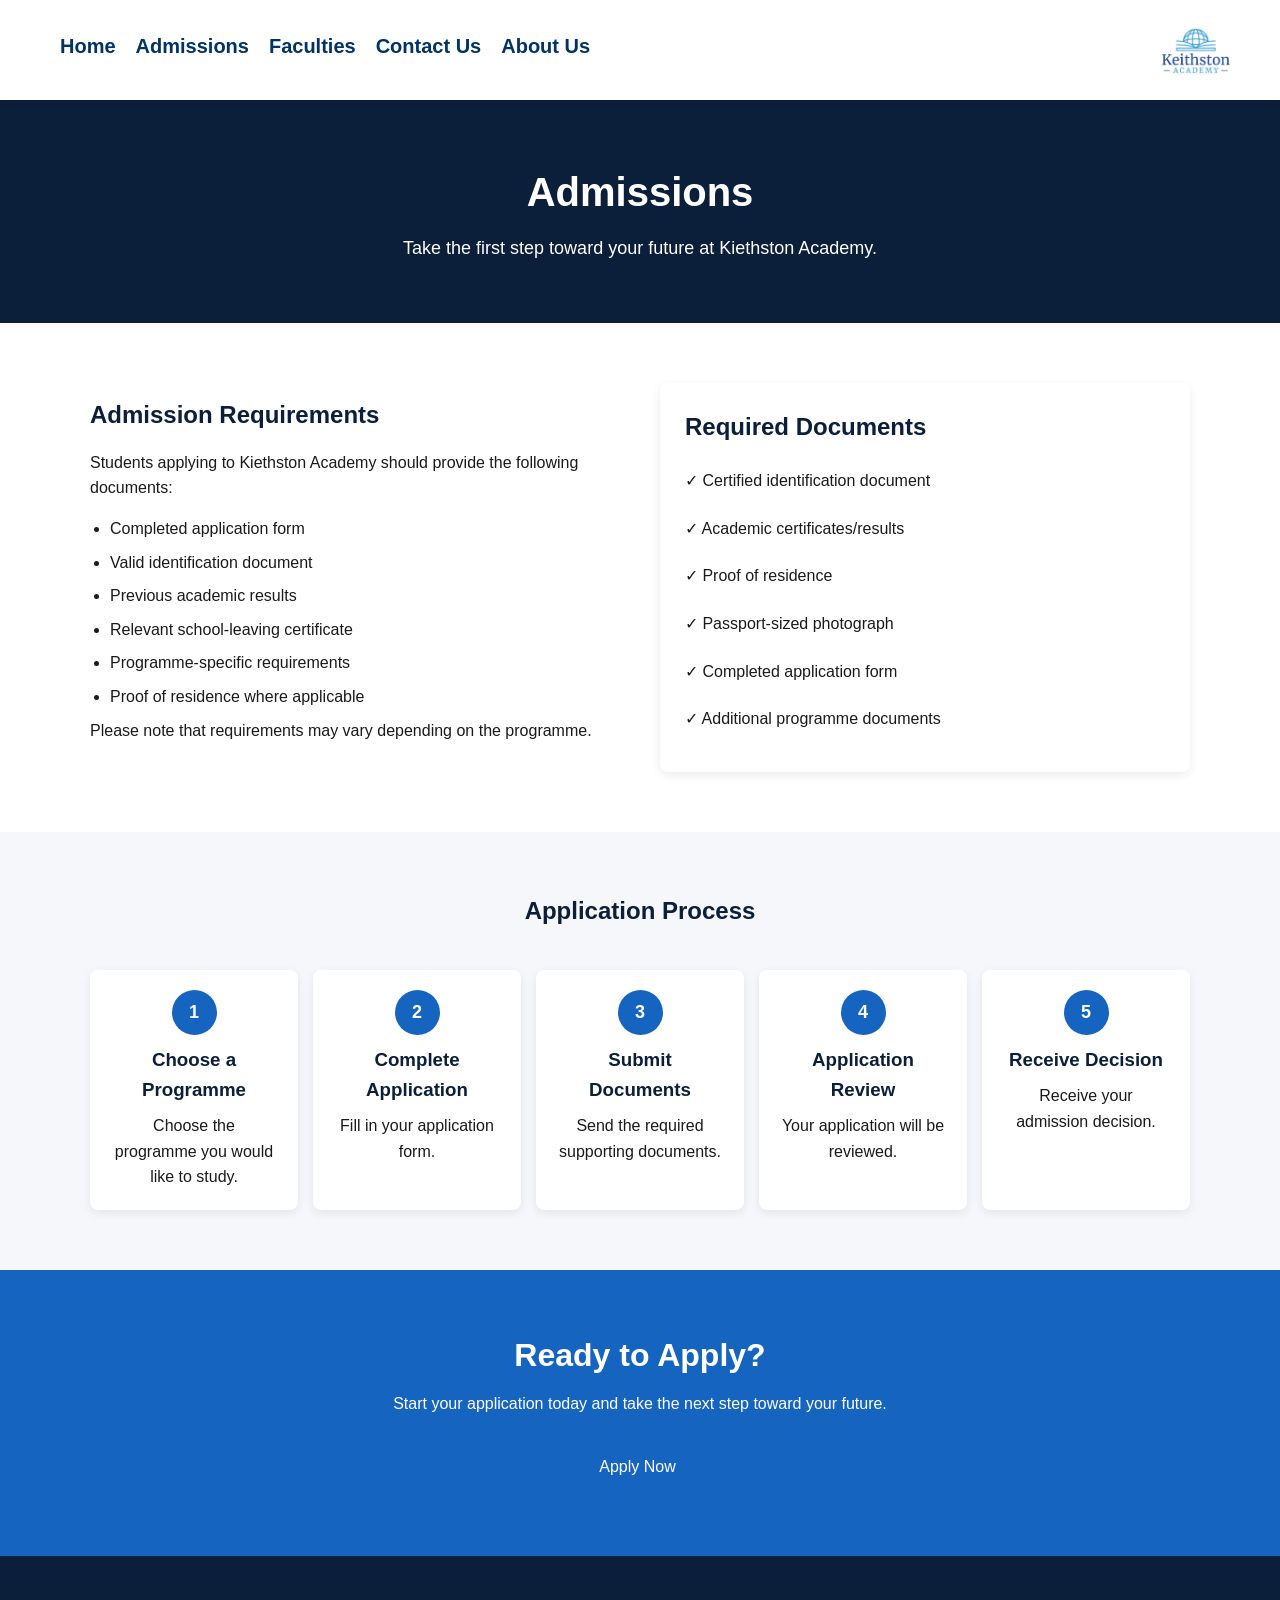
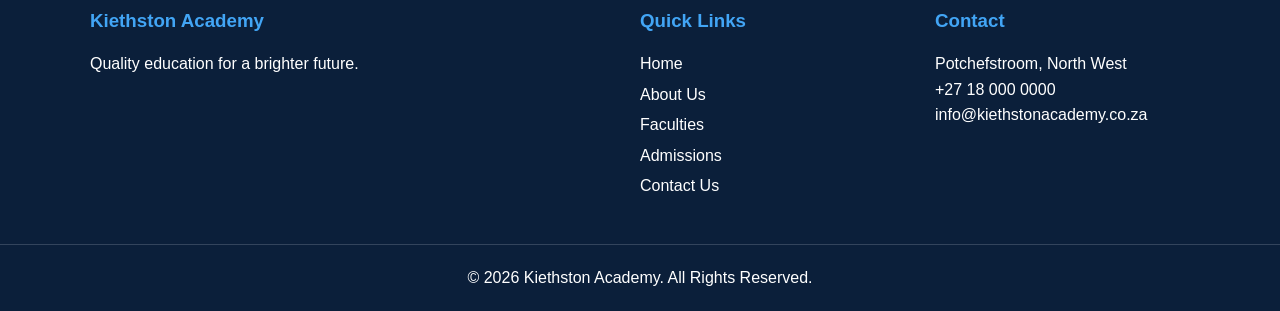
<file: admissions.html>
<!DOCTYPE html>
<html lang="en-US">
    <head>
        <meta charset="UTF-8">
        <meta name="viewport" content="width=device-width, initial-scale=1.0">
        <title>Admissions</title>
        <link rel="stylesheet" href="css/style.css">
    </head>
    
    <body>
        <header>    
            <nav class="nav_bar">
                <ul class="nav_links">
                    <li><a href="index.html">Home</a></li>
                    <li><a href="admissions.html">Admissions</a></li>
                    <li><a href="faculties.html">Faculties</a></li>
                    <li><a href="contact.html">Contact Us</a></li>
                    <li><a href="about.html">About Us</a></li>
                </ul>
                <img src="images/logo.png" alt="logo" class="logo"/>
            </nav>
        </header>
        <!-- Hero --> 
        <section class="page-hero"> 
            <div class="container"> 
                <h1>Admissions</h1> <p>Take the first step toward your future at Kiethston Academy.</p> </div> 
            </section> 
                <!-- Requirements --> 
                <section class="section"> 
                    <div class="container two-column"> <div> <h2>Admission Requirements</h2> <p> Students applying to Kiethston Academy should provide the following documents: </p> 
                        <ul> 
                            <li>Completed application form</li> 
                            <li>Valid identification document</li> 
                            <li>Previous academic results</li> 
                            <li>Relevant school-leaving certificate</li> 
                            <li>Programme-specific requirements</li> 
                            <li>Proof of residence where applicable</li> 
                        </ul> 
                        <p> Please note that requirements may vary depending on the programme. </p> </div> <div class="card"> <h2>Required Documents</h2> 
                            <ul class="check-list"> 
                                <li>✓ Certified identification document</li> 
                                <li>✓ Academic certificates/results</li> 
                                <li>✓ Proof of residence</li> 
                                <li>✓ Passport-sized photograph</li> 
                                <li>✓ Completed application form</li>
                                <li>✓ Additional programme documents</li> 
                            </ul> </div> </div> 
                        </section> 
                        <!-- Application Process --> 
                        <section class="section light-section"> 
                            <div class="container"> 
                                <h2 class="section-title">Application Process</h2> 
                                <div class="steps"> <div class="step"> 
                                    <span>1</span> <h3>Choose a Programme</h3> <p>Choose the programme you would like to study.</p> </div> <div class="step"> 
                                    <span>2</span> <h3>Complete Application</h3> <p>Fill in your application form.</p> </div> <div class="step"> 
                                    <span>3</span> <h3>Submit Documents</h3> <p>Send the required supporting documents.</p> </div> <div class="step"> 
                                    <span>4</span> <h3>Application Review</h3> <p>Your application will be reviewed.</p> </div> <div class="step"> 
                                    <span>5</span> <h3>Receive Decision</h3> <p>Receive your admission decision.</p> </div> </div> </div> </section> 
                                    <!-- Apply CTA --> 
                                    <section class="cta"> 
                                        <div class="container"> <h2>Ready to Apply?</h2> <p> Start your application today and take the next step toward your future. </p> <a href="contact.html" class="button">Apply Now</a> </div> 
                                    </section> 
                                    <!-- Footer --> 
                                    <footer> <div class="container footer-content"> <div> <h3>Kiethston Academy</h3> <p>Quality education for a brighter future.</p> </div> <div> <h3>Quick Links</h3> <a href="index.html">Home</a> <a href="about.html">About Us</a> <a href="faculties.html">Faculties</a> <a href="admissions.html">Admissions</a> <a href="contact.html">Contact Us</a> </div> <div> <h3>Contact</h3> <p>Potchefstroom, North West</p> <p>+27 18 000 0000</p> <p>info@kiethstonacademy.co.za</p> </div> </div> <div class="copyright"> <p>© 2026 Kiethston Academy. All Rights Reserved.</p> </div> 
                                    </footer>
    </body>
</html>
</file>
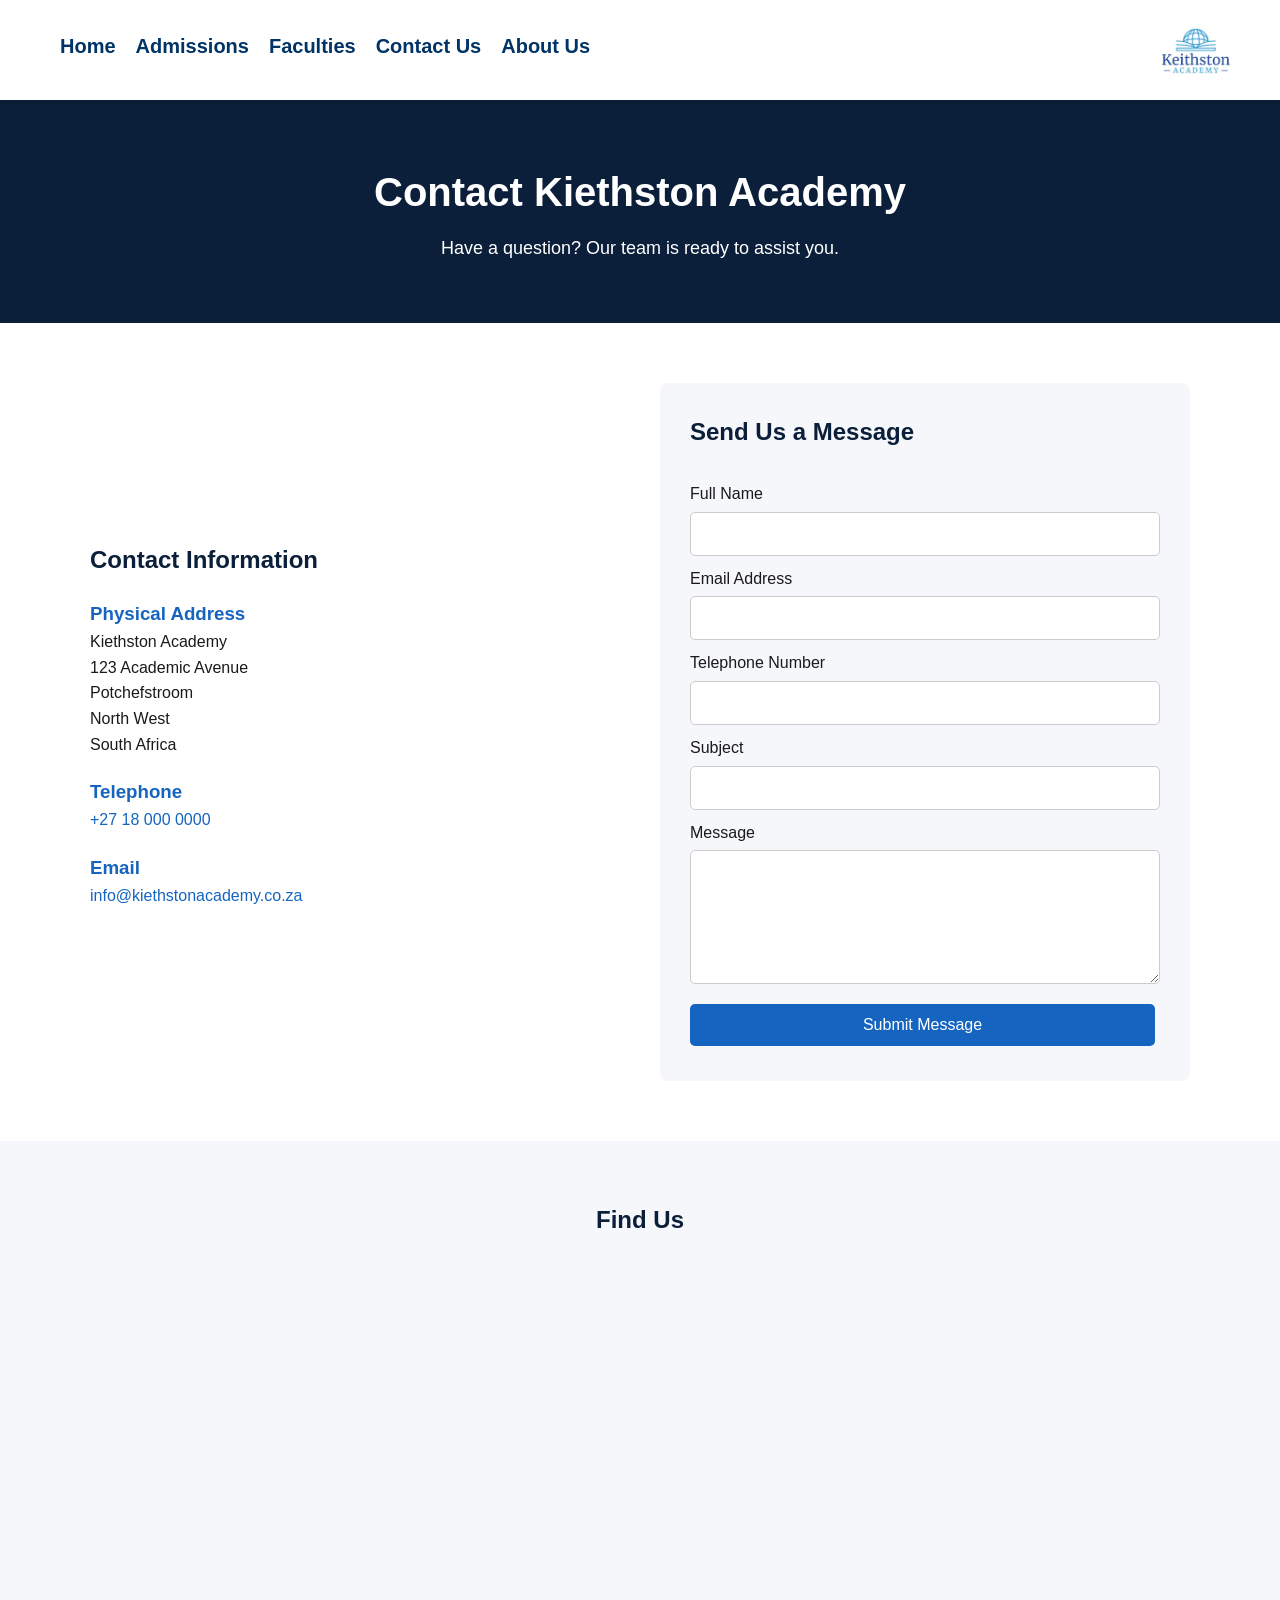
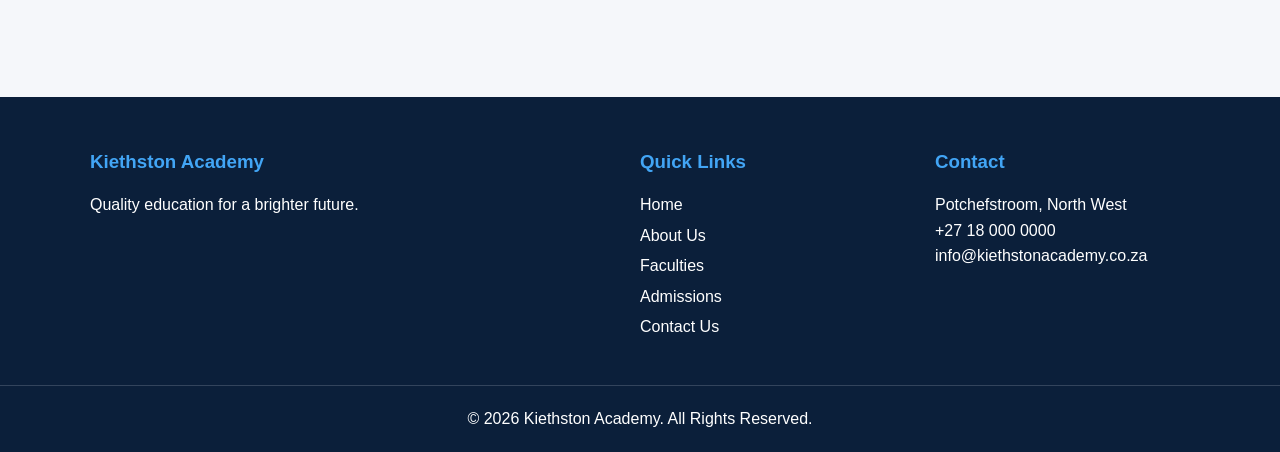
<file: contact.html>
<!DOCTYPE html>
<html lang="en-US">
    <head>
        <meta charset="UTF-8">
        <meta name="viewport" content="width=device-width, initial-scale=1.0">
        <title>Contact</title>
        <link rel="stylesheet" href="css/style.css">
    </head>
    
    <body>
        <header>    
            <nav class="nav_bar">
                <ul class="nav_links">
                    <li><a href="index.html">Home</a></li>
                    <li><a href="admissions.html">Admissions</a></li>
                    <li><a href="faculties.html">Faculties</a></li>
                    <li><a href="contact.html">Contact Us</a></li>
                    <li><a href="about.html">About Us</a></li>
                </ul>
                <img src="images/logo.png" alt="logo" class="logo"/>
            </nav>
        </header>
        <!-- Hero --> 
        <section class="page-hero"> <div class="container"> <h1>Contact Kiethston Academy</h1> <p>Have a question? Our team is ready to assist you.</p> </div> </section> 
        <!-- Contact Information --> 
    <section class="section"> 
        <div class="container two-column"> <div> <h2>Contact Information</h2> <div class="contact-info"> <h3>Physical Address</h3> <p> Kiethston Academy<br> 123 Academic Avenue<br> Potchefstroom<br> North West<br> South Africa </p> <h3>Telephone</h3> <p> <a href="tel:+27180000000">+27 18 000 0000</a> </p> <h3>Email</h3> <p> <a href="mailto:info@kiethstonacademy.co.za"> info@kiethstonacademy.co.za </a> </p> </div> </div> 
        <!-- Contact Form --> 
        <div class="form-box"> 
            <h2>Send Us a Message</h2> 
            <form> 
                <label for="name">Full Name</label> 
                <input type="text" id="name" name="name" required> 
                <label for="email">Email Address</label> 
                <input type="email" id="email" name="email" required> 
                <label for="phone">Telephone Number</label> 
                <input type="tel" id="phone" name="phone"> 
                <label for="subject">Subject</label> 
                <input type="text" id="subject" name="subject" required> 
                <label for="message">Message</label> 
                <textarea id="message" name="message" rows="6" required></textarea> 
                <button type="submit" class="button">Submit Message</button> 
            </form> </div> </div> </section> 
            <!-- Map --> 
            <section class="section light-section"> 
                <div class="container"> <h2 class="section-title">Find Us</h2> 
                    <div class="map"> 
                        <iframe src="https://www.google.com/maps?q=Potchefstroom%2C%20South%20Africa&output=embed" width="100%" height="350" style="border:0;" loading="lazy"> </iframe> </div> </div> 
                    </section> 
                    <!-- Footer --> 
                    <footer> <div class="container footer-content"> <div> <h3>Kiethston Academy</h3> <p>Quality education for a brighter future.</p> </div> <div> <h3>Quick Links</h3> <a href="index.html">Home</a> <a href="about.html">About Us</a> <a href="faculties.html">Faculties</a> <a href="admissions.html">Admissions</a> <a href="contact.html">Contact Us</a> </div> <div> <h3>Contact</h3> <p>Potchefstroom, North West</p> <p>+27 18 000 0000</p> <p>info@kiethstonacademy.co.za</p> </div> </div> <div class="copyright"> <p>© 2026 Kiethston Academy. All Rights Reserved.</p> </div> </footer>
    </body>
</html>
</file>
<file: css/style.css>
/* =========================
   BASIC RESET
========================= */

* {
    box-sizing: border-box;
    margin: 0;
    padding: 0;
}

html {
    scroll-behavior: smooth;
}

body {
    font-family: 'Saira', sans-serif;
    color: #1A1A1A;
    background-color: #FFFFFF;
    line-height: 1.6;
}

img {
    max-width: 100%;
    display: block;
}

a {
    text-decoration: none;
}


/* =========================
   GENERAL
========================= */

.container {
    width: 90%;
    max-width: 1100px;
    margin: auto;
}

.section {
    padding: 60px 0;
}

.light-section {
    background-color: #F5F7FA;
}

.section-title {
    text-align: center;
    margin-bottom: 40px;
    color: #0B1F3A;
}


/* =========================
   HEADER
========================= */

header {
    background-color: #0B1F3A;
    color: white;
    padding: 15px 0;
}

.header-content {
    display: flex;
    justify-content: space-between;
    align-items: center;
    gap: 20px;
}

/* Navbar */
header {
  background: #fff;
  box-shadow: 0 2px 5px rgba(0,0,0,0.1);
  position: sticky;
  top: 0;
  z-index: 100;

}

.nav_bar {
  font-size: 20px;
  display: flex;
  justify-content: space-between;
  align-items: center;
  padding: 10px 40px;
}

.logo {
  height: 50px;
}

.nav_links {
  list-style: none;
  display: flex;
  gap: 20px;
}

.nav_links a {
  color: #003366;
  font-weight: bold;
}

.nav_links a:hover {
  color: #0055a5;
}

.apply-button {
    background-color: #42A5F5;
    color: white !important;
    padding: 10px 18px;
    border-radius: 5px;
}

.apply-button:hover {
    background-color: #1565C0;
}


/* =========================
   HERO
========================= */

.hero {
    background-color: #0B1F3A;
    color: white;
    padding: 70px 0;
}

.hero-content {
    display: flex;
    align-items: center;
    gap: 40px;
}

.hero-text {
    flex: 1;
}

.hero-text h1 {
    font-size: 45px;
    line-height: 1.2;
    margin-bottom: 20px;
}

.hero-text p {
    font-size: 18px;
    margin-bottom: 30px;
}

.hero-image {
    flex: 1;
}

.hero-image img {
    width: 100%;
    height: 350px;
    object-fit: cover;
    border-radius: 10px;
}


/* =========================
   PAGE HERO
========================= */

.page-hero {
    background-color: #0B1F3A;
    color: white;
    text-align: center;
    padding: 60px 0;
}

.page-hero h1 {
    font-size: 40px;
    margin-bottom: 10px;
}

.page-hero p {
    font-size: 18px;
}


/* =========================
   BUTTONS
========================= */

.button {
    display: inline-block;
    background-color: #1565C0;
    color: white;
    padding: 12px 22px;
    border-radius: 5px;
    margin: 5px 5px 5px 0;
    border: none;
    cursor: pointer;
    font-family: inherit;
    font-size: 16px;
}

.button:hover {
    background-color: #0B1F3A;
}

.button-light {
    background-color: white;
    color: #1565C0;
}

.button-light:hover {
    background-color: #E3F2FD;
}


/* =========================
   OPEN DAY
========================= */

.open-day {
    background-color: #E3F2FD;
    border-left: 5px solid #1565C0;
    padding: 35px;
    text-align: center;
    border-radius: 5px;
}

.open-day h2 {
    color: #1565C0;
}

.open-day h3 {
    font-size: 28px;
    margin: 10px 0;
}

.open-day p {
    margin: 5px 0;
}


/* =========================
   CARDS
========================= */

.cards {
    display: grid;
    grid-template-columns: repeat(4, 1fr);
    gap: 20px;
}

.card {
    background-color: white;
    padding: 25px;
    border-radius: 8px;
    box-shadow: 0 3px 10px rgba(0, 0, 0, 0.08);
}

.card h2,
.card h3 {
    color: #0B1F3A;
    margin-bottom: 10px;
}

.icon {
    font-size: 35px;
    margin-bottom: 10px;
}


/* =========================
   TWO COLUMN SECTIONS
========================= */

.two-column {
    display: grid;
    grid-template-columns: 1fr 1fr;
    gap: 40px;
    align-items: center;
}

.two-column h2 {
    color: #0B1F3A;
    margin-bottom: 15px;
}

.two-column p {
    margin-bottom: 15px;
}

.two-column img {
    width: 100%;
    border-radius: 8px;
}

ul {
    margin-left: 20px;
}

li {
    margin-bottom: 8px;
}


/* =========================
   FACULTIES
========================= */

.faculty-grid {
    display: grid;
    grid-template-columns: repeat(3, 1fr);
    gap: 25px;
}

.faculty-card {
    background-color: white;
    border-radius: 8px;
    overflow: hidden;
    box-shadow: 0 3px 10px rgba(0, 0, 0, 0.1);
}

.faculty-card img {
    width: 100%;
    height: 220px;
    object-fit: cover;
}

.faculty-content {
    padding: 25px;
}

.faculty-content h2 {
    color: #0B1F3A;
    margin-bottom: 10px;
}

.faculty-content h3 {
    color: #1565C0;
    margin-top: 20px;
}


/* =========================
   ADMISSIONS
========================= */

.check-list {
    list-style: none;
    margin-left: 0;
}

.check-list li {
    padding: 7px 0;
}

.steps {
    display: grid;
    grid-template-columns: repeat(5, 1fr);
    gap: 15px;
}

.step {
    background-color: white;
    padding: 20px;
    text-align: center;
    border-radius: 8px;
    box-shadow: 0 3px 10px rgba(0, 0, 0, 0.08);
}

.step span {
    display: flex;
    width: 45px;
    height: 45px;
    margin: 0 auto 10px;
    justify-content: center;
    align-items: center;
    background-color: #1565C0;
    color: white;
    border-radius: 50%;
    font-weight: bold;
    font-size: 18px;
}

.step h3 {
    color: #0B1F3A;
    margin-bottom: 8px;
}


/* =========================
   CTA
========================= */

.cta {
    background-color: #1565C0;
    color: white;
    text-align: center;
    padding: 60px 0;
}

.cta h2 {
    font-size: 32px;
    margin-bottom: 10px;
}

.cta p {
    margin-bottom: 20px;
}


/* =========================
   CONTACT FORM
========================= */

.form-box {
    background-color: #F5F7FA;
    padding: 30px;
    border-radius: 8px;
}

.form-box h2 {
    color: #0B1F3A;
    margin-bottom: 20px;
}

form {
    display: flex;
    flex-direction: column;
}

label {
    margin-top: 10px;
    margin-bottom: 5px;
    font-weight: 500;
}

input,
textarea {
    padding: 12px;
    border: 1px solid #ccc;
    border-radius: 5px;
    font-family: inherit;
    font-size: 16px;
}

input:focus,
textarea:focus {
    outline: 2px solid #42A5F5;
}

form .button {
    margin-top: 20px;
}

.contact-info h3 {
    color: #1565C0;
    margin-top: 20px;
}

.contact-info a {
    color: #1565C0;
}

.contact-info a:hover {
    text-decoration: underline;
}


/* =========================
   MAP
========================= */

.map {
    width: 100%;
    overflow: hidden;
    border-radius: 8px;
}


/* =========================
   FOOTER
========================= */

footer {
    background-color: #0B1F3A;
    color: white;
    padding-top: 50px;
}

.footer-content {
    display: grid;
    grid-template-columns: 2fr 1fr 1fr;
    gap: 40px;
    padding-bottom: 40px;
}

.footer-content h3 {
    margin-bottom: 15px;
    color: #42A5F5;
}

.footer-content a {
    display: block;
    color: white;
    margin-bottom: 5px;
}

.footer-content a:hover {
    color: #42A5F5;
}

.copyright {
    border-top: 1px solid #33445c;
    text-align: center;
    padding: 20px;
}


/* =========================
   MOBILE
========================= */

@media (max-width: 768px) {

    .header-content {
        flex-direction: column;
    }

    nav {
        flex-wrap: wrap;
        justify-content: center;
    }

    nav a {
        font-size: 14px;
    }

    .hero-content {
        flex-direction: column;
    }

    .hero-text {
        text-align: center;
    }

    .hero-text h1 {
        font-size: 35px;
    }

    .hero-image img {
        height: 250px;
    }

    .page-hero h1 {
        font-size: 32px;
    }

    .cards {
        grid-template-columns: 1fr;
    }

    .two-column {
        grid-template-columns: 1fr;
    }

    .faculty-grid {
        grid-template-columns: 1fr;
    }

    .steps {
        grid-template-columns: 1fr;
    }

    .footer-content {
        grid-template-columns: 1fr;
        text-align: center;
    }

}
</file>
